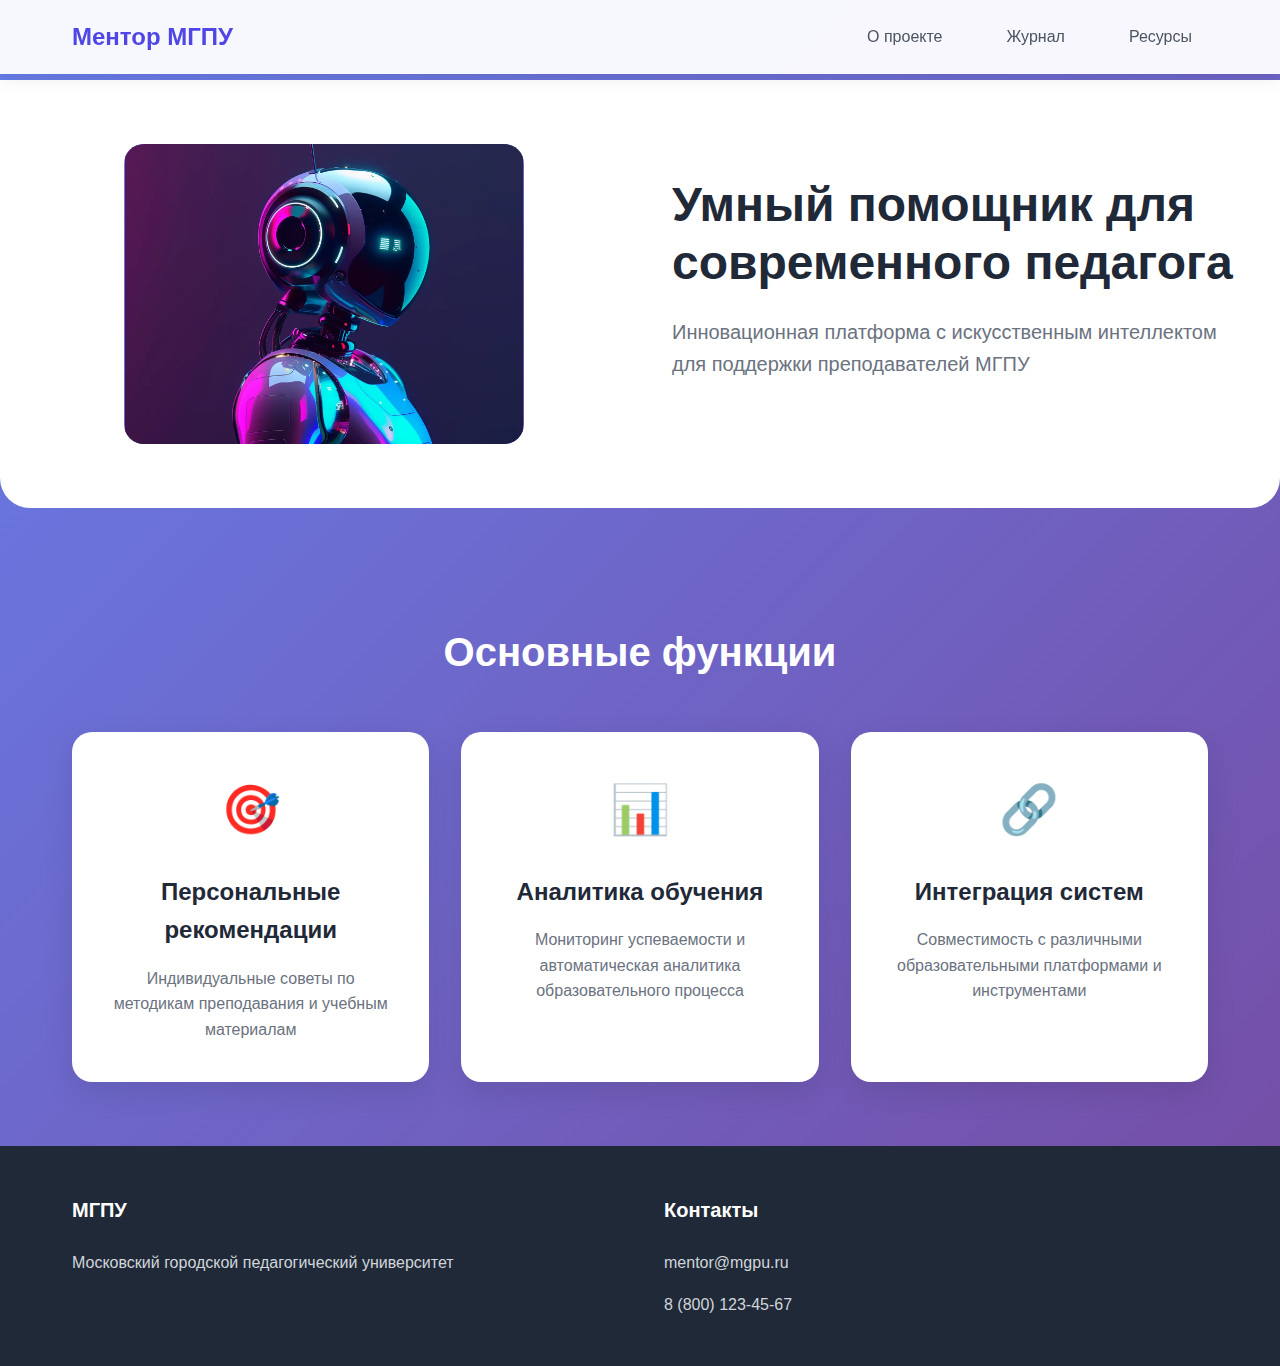
<file: site/index.html>
<!doctype html>
<html lang="ru">
  <head>
    <meta charset="UTF-8" />
    <meta name="viewport" content="width=device-width, initial-scale=1.0" />
    <title>Ментор МГПУ - ИИ помощник для преподавателей</title>
    <link rel="stylesheet" href="styles/base.css" />
  </head>
  <body class="page">
    <header class="header">
      <div class="header__container">
        <a href="/" class="header__logo">
          <span class="header__logo-text">Ментор МГПУ</span>
        </a>
        <nav class="header__nav">
          <a href="./project.html" class="header__nav-link">О проекте</a>
          <a href="./journal.html" class="header__nav-link">Журнал</a>
          <a href="./resources.html" class="header__nav-link">Ресурсы</a>
        </nav>
      </div>
    </header>

    <main class="main">
      <section class="hero">
        <div class="hero__container">
          <div class="hero__content">
            <div class="hero__image-container">
              <div class="hero__image-placeholder">
                <img src="assets/hero.webp" alt="AI assistant">
              </div>
            </div>
            <div class="hero__text-container">
              <h1 class="hero__title">Умный помощник для современного педагога</h1>
              <p class="hero__subtitle">
                Инновационная платформа с искусственным интеллектом для поддержки преподавателей МГПУ
              </p>
            </div>
          </div>
        </div>
      </section>

      <section class="features" id="features">
        <div class="features__container">
          <h2 class="features__title">Основные функции</h2>
          <div class="features__grid">
            <div class="features__card">
              <div class="features__card-icon">🎯</div>
              <h3 class="features__card-title">Персональные рекомендации</h3>
              <p class="features__card-text">
                Индивидуальные советы по методикам преподавания и учебным материалам
              </p>
            </div>
            <div class="features__card">
              <div class="features__card-icon">📊</div>
              <h3 class="features__card-title">Аналитика обучения</h3>
              <p class="features__card-text">
                Мониторинг успеваемости и автоматическая аналитика образовательного процесса
              </p>
            </div>
            <div class="features__card">
              <div class="features__card-icon">🔗</div>
              <h3 class="features__card-title">Интеграция систем</h3>
              <p class="features__card-text">
                Совместимость с различными образовательными платформами и инструментами
              </p>
            </div>
          </div>
        </div>
      </section>
    </main>

    <footer class="footer" id="contacts">
      <div class="footer__container">
        <div class="footer__section">
          <h4 class="footer__title">МГПУ</h4>
          <p class="footer__text">
            Московский городской педагогический университет
          </p>
        </div>
        <div class="footer__section">
          <h4 class="footer__title">Контакты</h4>
          <a href="mailto:mentor@mgpu.ru" class="footer__link">mentor@mgpu.ru</a>
          <a href="tel:+78001234567" class="footer__link">8 (800) 123-45-67</a>
        </div>
      </div>
    </footer>
  </body>
</html>
</file>
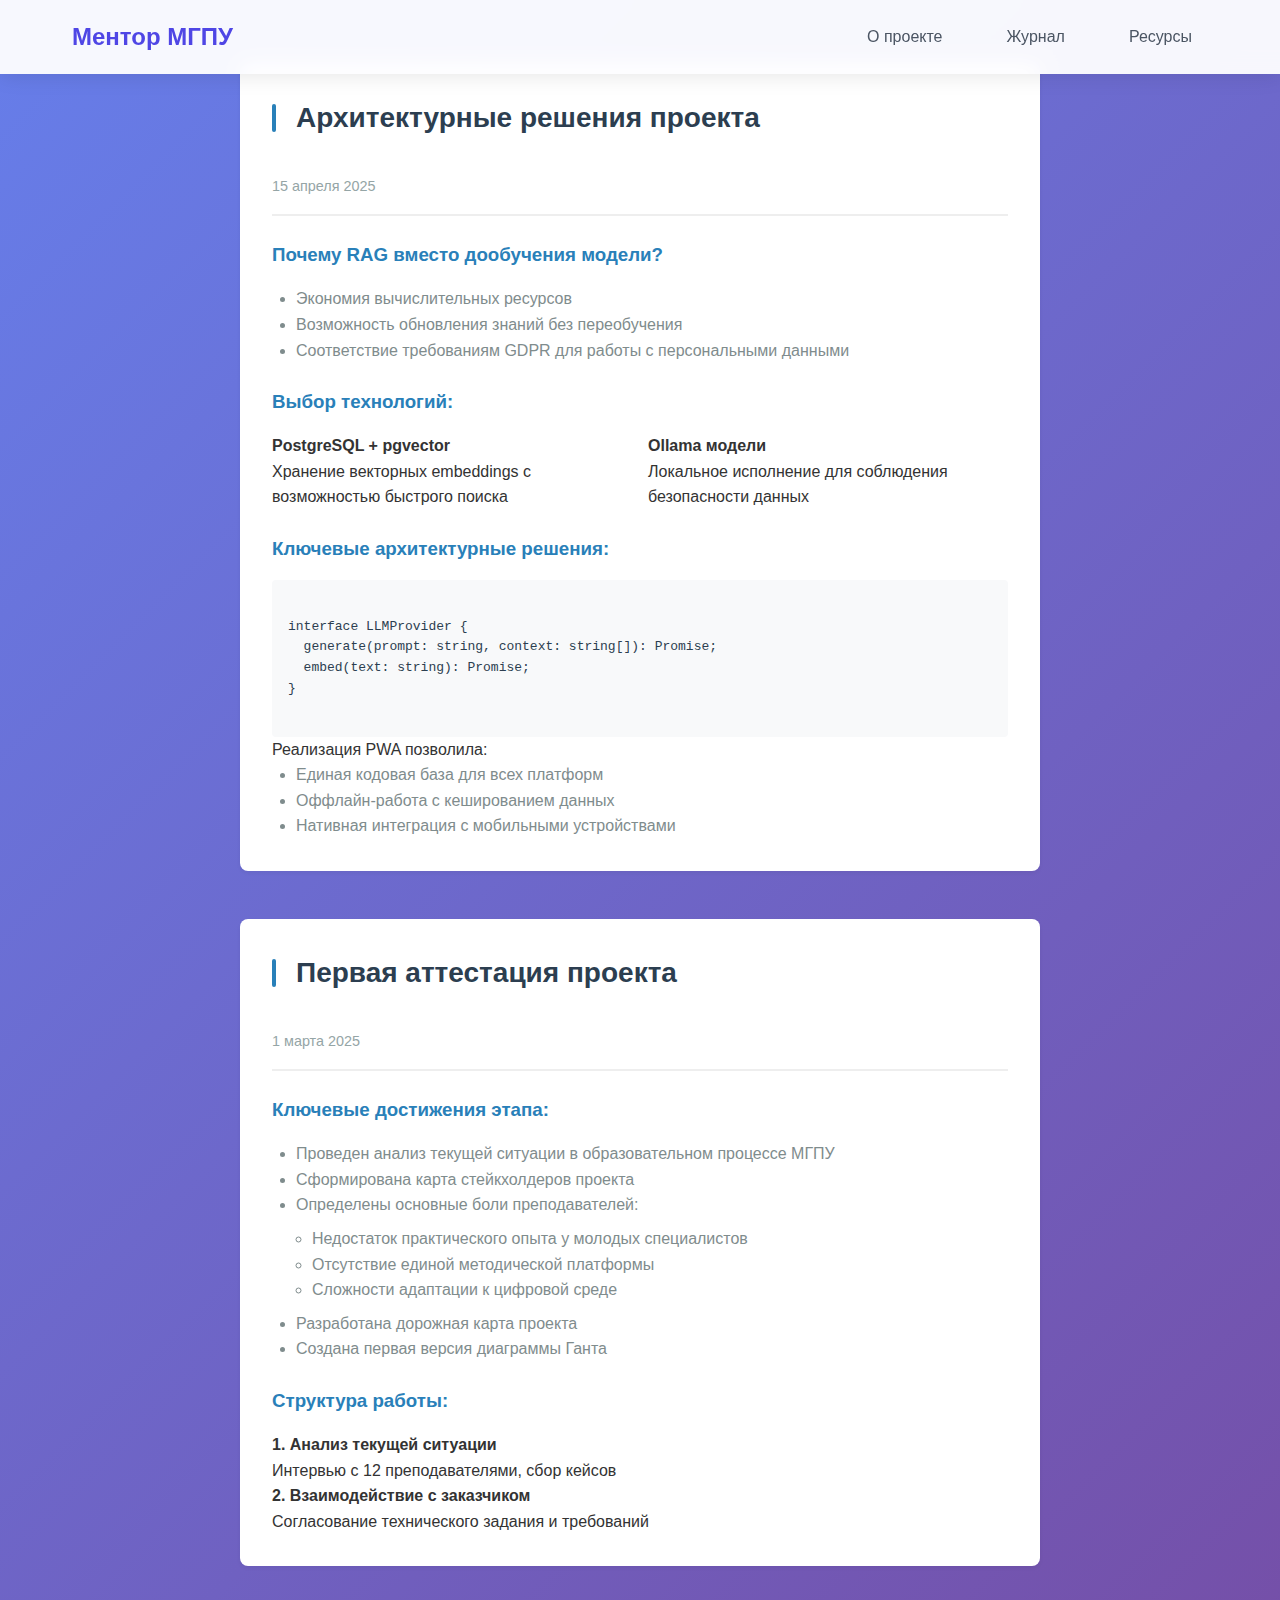
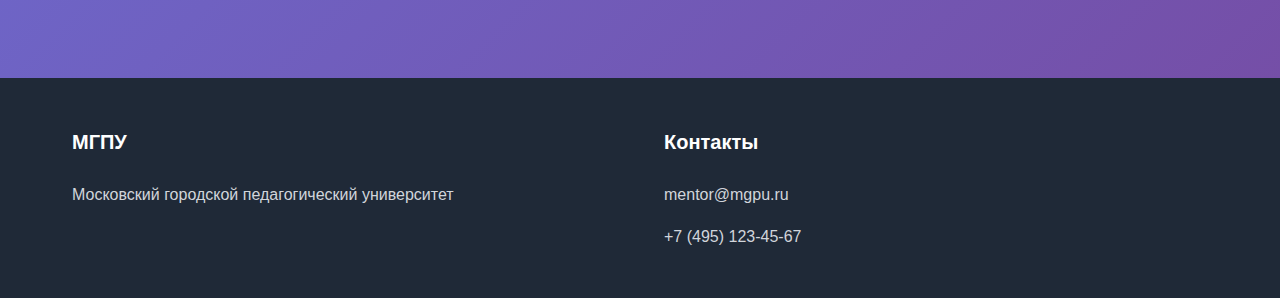
<file: site/journal.html>
<!-- journal.html -->
<!doctype html>
<html lang="ru">
  <head>
    <meta charset="UTF-8" />
    <meta name="viewport" content="width=device-width, initial-scale=1.0" />
    <title>Журнал проекта - Ментор МГПУ</title>
    <link rel="stylesheet" href="styles/base.css" />
    <link rel="stylesheet" href="styles/journal.css" />
  </head>
  <body class="page">
    <header class="header">
      <div class="header__container">
        <a href="/practice-2025-1" class="header__logo">
          <span class="header__logo-text">Ментор МГПУ</span>
        </a>
        <nav class="header__nav">
          <a href="./project.html" class="header__nav-link">
            О проекте
          </a>
          <a href="./journal.html" class="header__nav-link">Журнал</a>
          <a href="./resources.html" class="header__nav-link">
            Ресурсы
          </a>
        </nav>
      </div>
    </header>

    <main class="main">
      <section class="journal-section">
        <div class="journal__container">

          <article class="blog-post">
            <div class="post-header">
              <h1 class="post-title">Архитектурные решения проекта</h1>
              <time class="post-date" datetime="2025-04-15"
                >15 апреля 2025</time
              >
            </div>

            <div class="post-content">
              <h3>Почему RAG вместо дообучения модели?</h3>
              <ul class="post-list">
                <li>Экономия вычислительных ресурсов</li>
                <li>Возможность обновления знаний без переобучения</li>
                <li>
                  Соответствие требованиям GDPR для работы с персональными
                  данными
                </li>
              </ul>

              <h3>Выбор технологий:</h3>
              <div class="tech-grid">
                <div class="tech-card">
                  <h4>PostgreSQL + pgvector</h4>
                  <p>
                    Хранение векторных embeddings с возможностью быстрого поиска
                  </p>
                </div>
                <div class="tech-card">
                  <h4>Ollama модели</h4>
                  <p>Локальное исполнение для соблюдения безопасности данных</p>
                </div>
              </div>

              <h3>Ключевые архитектурные решения:</h3>
              <pre class="code-block">
<code>
interface LLMProvider {
  generate(prompt: string, context: string[]): Promise<string>;
  embed(text: string): Promise<number[]>;
}
</code>
</pre>

              <p>Реализация PWA позволила:</p>
              <ul class="post-list">
                <li>Единая кодовая база для всех платформ</li>
                <li>Оффлайн-работа с кешированием данных</li>
                <li>Нативная интеграция с мобильными устройствами</li>
              </ul>
            </div>
          </article>

          <!-- Пост 1 - Аттестация -->
          <article class="blog-post">
            <div class="post-header">
              <h1 class="post-title">Первая аттестация проекта</h1>
              <time class="post-date" datetime="2025-03-01">1 марта 2025</time>
            </div>

            <div class="post-content">
              <h3>Ключевые достижения этапа:</h3>
              <ul class="post-list">
                <li>
                  Проведен анализ текущей ситуации в образовательном процессе
                  МГПУ
                </li>
                <li>Сформирована карта стейкхолдеров проекта</li>
                <li>
                  Определены основные боли преподавателей:
                  <ul class="post-sublist">
                    <li>
                      Недостаток практического опыта у молодых специалистов
                    </li>
                    <li>Отсутствие единой методической платформы</li>
                    <li>Сложности адаптации к цифровой среде</li>
                  </ul>
                </li>
                <li>Разработана дорожная карта проекта</li>
                <li>Создана первая версия диаграммы Ганта</li>
              </ul>

              <h3>Структура работы:</h3>
              <div class="timeline">
                <div class="timeline__item">
                  <div class="timeline__dot"></div>
                  <div class="timeline__content">
                    <h4>1. Анализ текущей ситуации</h4>
                    <p>Интервью с 12 преподавателями, сбор кейсов</p>
                  </div>
                </div>
                <div class="timeline__item">
                  <div class="timeline__dot"></div>
                  <div class="timeline__content">
                    <h4>2. Взаимодействие с заказчиком</h4>
                    <p>Согласование технического задания и требований</p>
                  </div>
                </div>
              </div>
            </div>
          </article>
        </div>
      </section>
    </main>

    <footer class="footer" id="contacts">
      <div class="footer__container">
        <div class="footer__section">
          <h4 class="footer__title">МГПУ</h4>
          <p class="footer__text">
            Московский городской педагогический университет
          </p>
        </div>
        <div class="footer__section">
          <h4 class="footer__title">Контакты</h4>
          <a href="mailto:mentor@mgpu.ru" class="footer__link"
            >mentor@mgpu.ru</a
          >
          <a href="tel:+74951234567" class="footer__link">+7 (495) 123-45-67</a>
        </div>
      </div>
    </footer>
  </body>
</html>
</file>
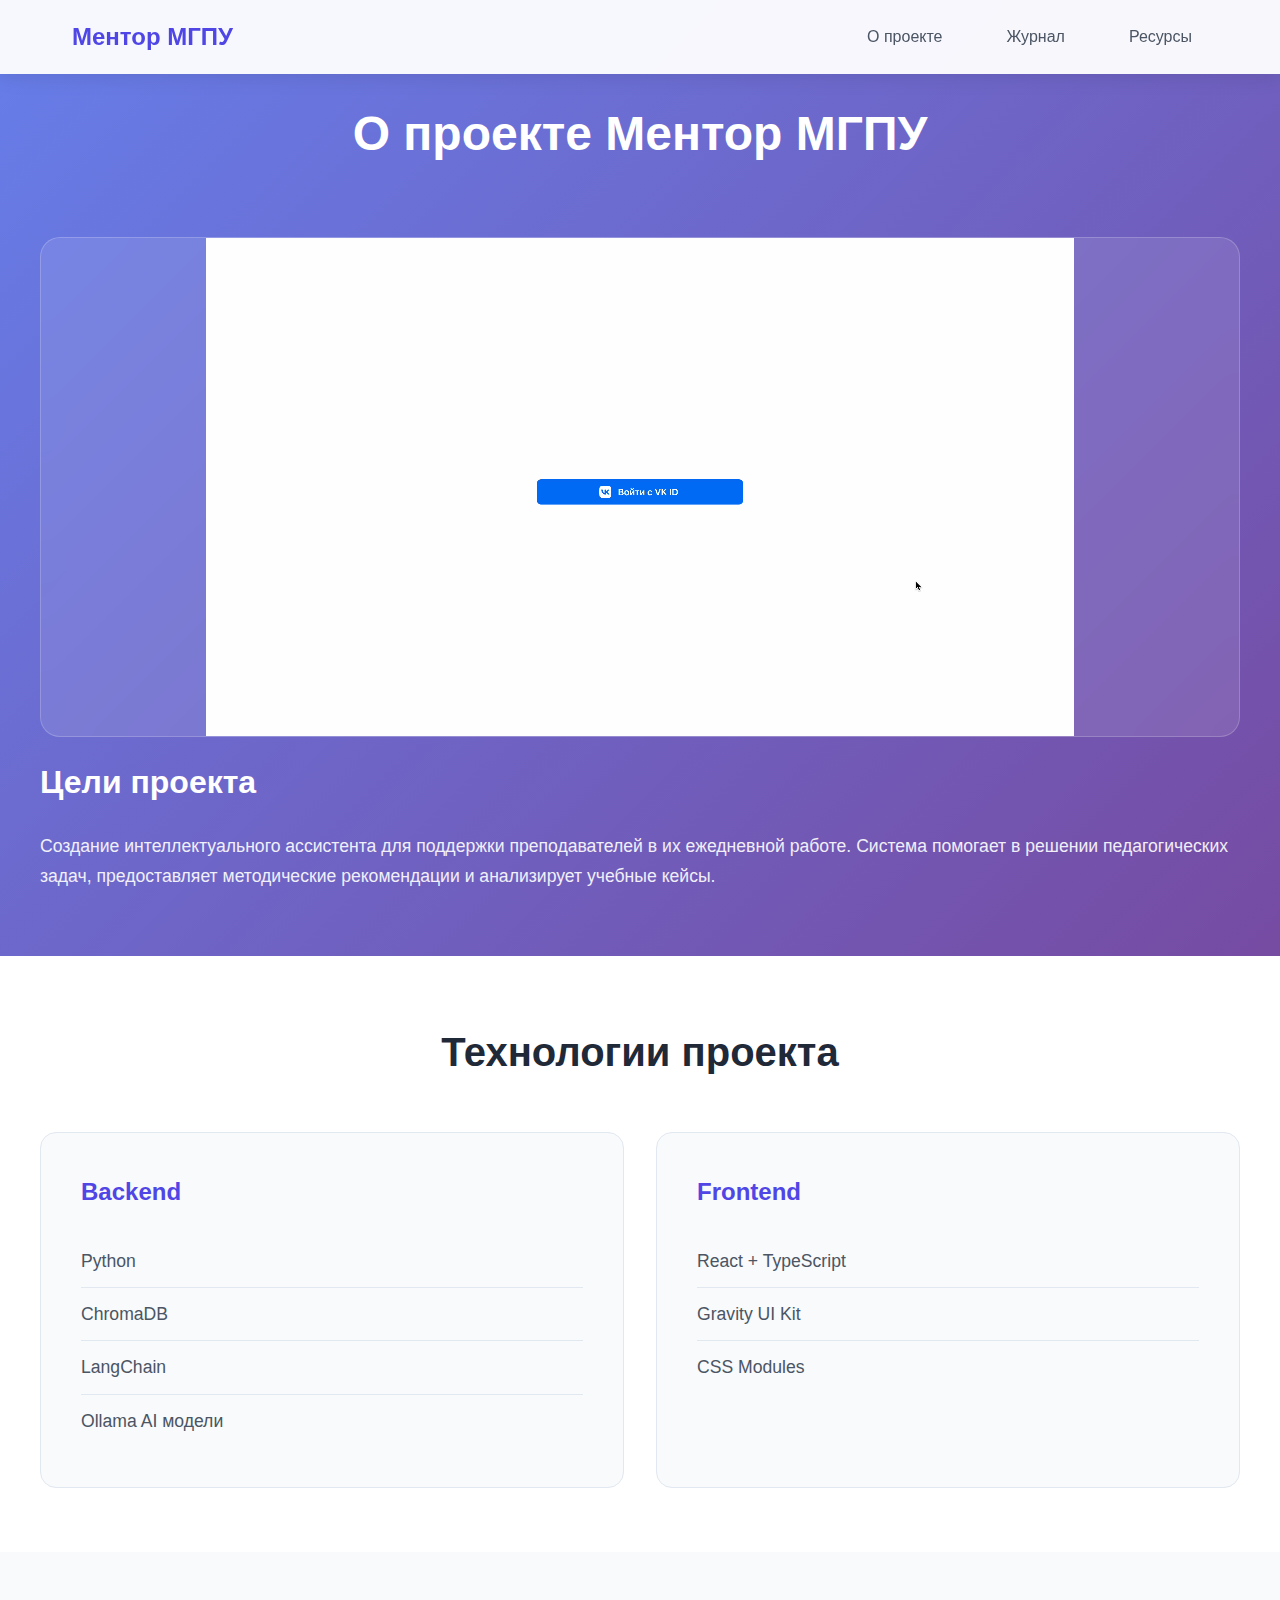
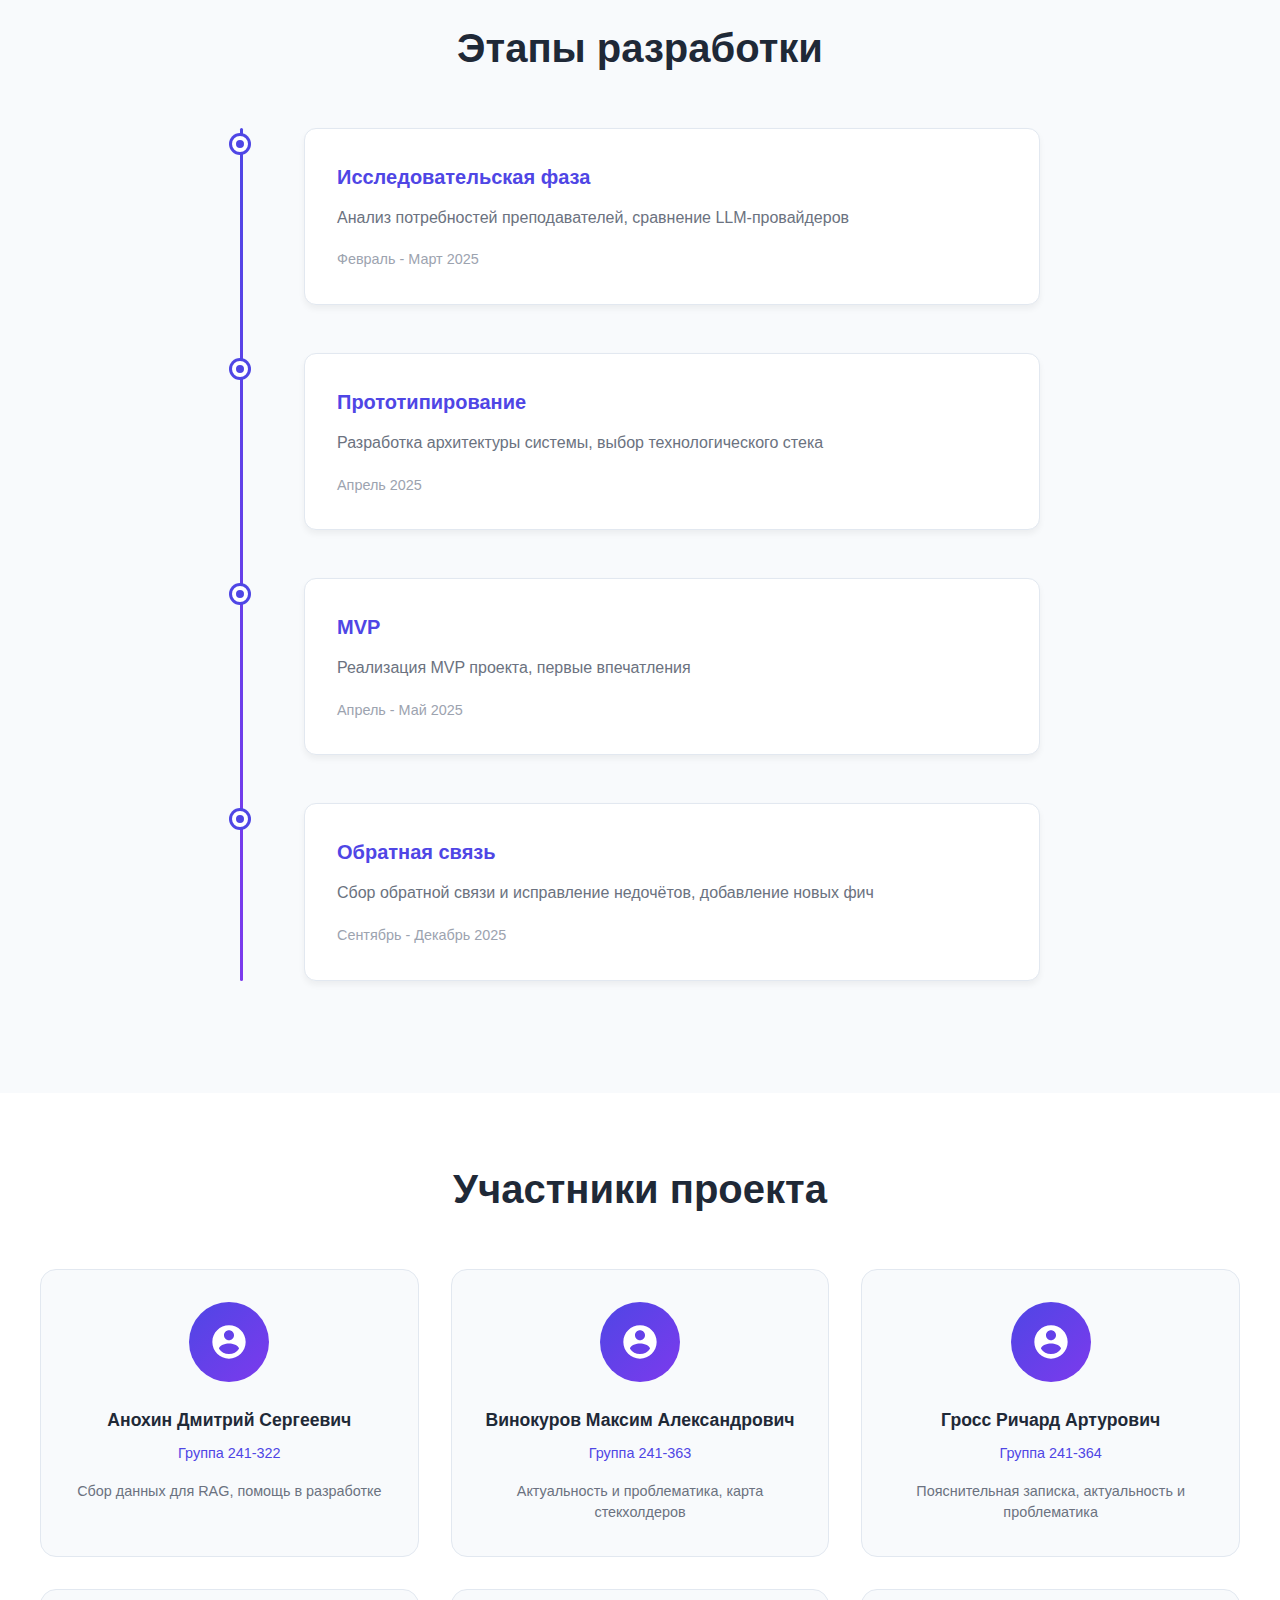
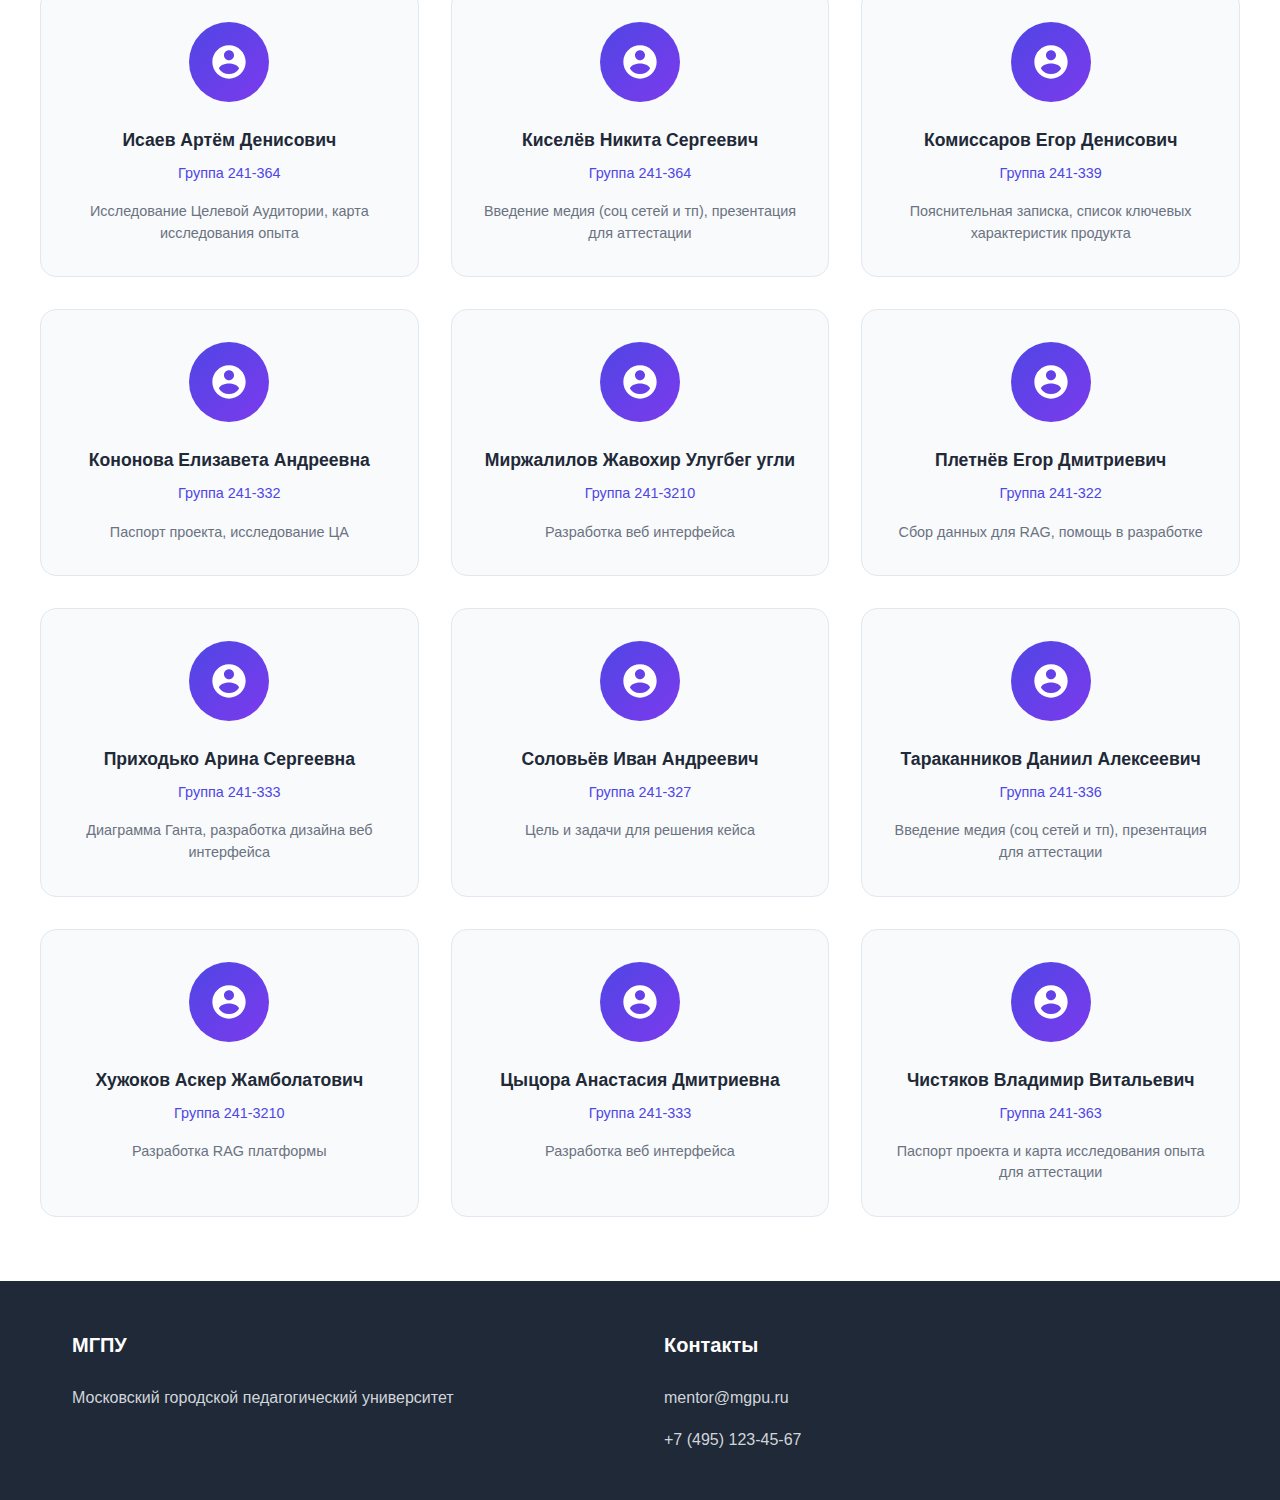
<file: site/project.html>
<!doctype html>
<html lang="ru">
  <head>
    <meta charset="UTF-8" />
    <meta name="viewport" content="width=device-width, initial-scale=1.0" />
    <title>О проекте - Ментор МГПУ</title>
    <link rel="stylesheet" href="styles/base.css" />
    <link rel="stylesheet" href="styles/project.css" />
  </head>
  <body class="page">
    <header class="header">
      <div class="header__container">
        <a href="/" class="header__logo">
          <span class="header__logo-text">Ментор МГПУ</span>
        </a>
        <nav class="header__nav">
          <a href="./project.html" class="header__nav-link header__nav-link--active">
            О проекте
          </a>
          <a href="./journal.html" class="header__nav-link">Журнал</a>
          <a href="./resources.html" class="header__nav-link">Ресурсы</a>
        </nav>
      </div>
    </header>

    <main class="main">
      <section class="project-hero">
        <div class="project-hero__container">
          <h1 class="project-hero__title">О проекте Ментор МГПУ</h1>
          
          <div class="project-hero__content">
            <div class="project-hero__image-container">
              <div class="project-hero__image-placeholder">
                <video class="about__video" src="assets/mvp.mp4" loop autoplay muted />
              </div>
            </div>
          </div>
          <div class="project-hero__text">
              <h2 class="project-hero__subtitle">Цели проекта</h2>
              <p class="project-hero__description">
                Создание интеллектуального ассистента для поддержки
                преподавателей в их ежедневной работе. Система помогает в
                решении педагогических задач, предоставляет методические
                рекомендации и анализирует учебные кейсы.
              </p>
            </div>
        </div>
      </section>

      <section class="project-tech">
        <div class="project-tech__container">
          <h2 class="project-tech__title">Технологии проекта</h2>
          <div class="project-tech__grid">
            <div class="project-tech__card">
              <h3 class="project-tech__card-title">Backend</h3>
              <ul class="project-tech__list">
                <li class="project-tech__item">Python</li>
                <li class="project-tech__item">ChromaDB</li>
                <li class="project-tech__item">LangChain</li>
                <li class="project-tech__item">Ollama AI модели</li>
              </ul>
            </div>

            <div class="project-tech__card">
              <h3 class="project-tech__card-title">Frontend</h3>
              <ul class="project-tech__list">
                <li class="project-tech__item">React + TypeScript</li>
                <li class="project-tech__item">Gravity UI Kit</li>
                <li class="project-tech__item">CSS Modules</li>
              </ul>
            </div>
          </div>
        </div>
      </section>

      <section class="project-timeline">
        <div class="project-timeline__container">
          <h2 class="project-timeline__title">Этапы разработки</h2>
          <div class="project-timeline__content">
            <div class="project-timeline__item">
              <div class="project-timeline__dot"></div>
              <div class="project-timeline__info">
                <h3 class="project-timeline__step">Исследовательская фаза</h3>
                <p class="project-timeline__text">
                  Анализ потребностей преподавателей, сравнение LLM-провайдеров
                </p>
                <span class="project-timeline__date">Февраль - Март 2025</span>
              </div>
            </div>

            <div class="project-timeline__item">
              <div class="project-timeline__dot"></div>
              <div class="project-timeline__info">
                <h3 class="project-timeline__step">Прототипирование</h3>
                <p class="project-timeline__text">
                  Разработка архитектуры системы, выбор технологического стека
                </p>
                <span class="project-timeline__date">Апрель 2025</span>
              </div>
            </div>

            <div class="project-timeline__item">
              <div class="project-timeline__dot"></div>
              <div class="project-timeline__info">
                <h3 class="project-timeline__step">MVP</h3>
                <p class="project-timeline__text">
                  Реализация MVP проекта, первые впечатления
                </p>
                <span class="project-timeline__date">Апрель - Май 2025</span>
              </div>
            </div>

            <div class="project-timeline__item">
              <div class="project-timeline__dot"></div>
              <div class="project-timeline__info">
                <h3 class="project-timeline__step">Обратная связь</h3>
                <p class="project-timeline__text">
                  Сбор обратной связи и исправление недочётов, добавление новых фич
                </p>
                <span class="project-timeline__date">Сентябрь - Декабрь 2025</span>
              </div>
            </div>
          </div>
        </div>
      </section>

      <section class="project-members">
        <div class="project-members__container">
          <h2 class="project-members__title">Участники проекта</h2>

          <div class="project-members__grid">
            <!-- Участники 1-15 (оставлены те же данные, но с обновленными классами) -->
            <!-- 1 -->
            <div class="project-members__card">
              <div class="project-members__photo">
                <svg class="project-members__icon" viewBox="0 0 24 24">
                  <path
                    d="M12 2C6.48 2 2 6.48 2 12s4.48 10 10 10 10-4.48 10-10S17.52 2 12 2zm0 3c1.66 0 3 1.34 3 3s-1.34 3-3 3-3-1.34-3-3 1.34-3 3-3zm0 14.2c-2.5 0-4.71-1.28-6-3.22.03-1.99 4-3.08 6-3.08 1.99 0 5.97 1.09 6 3.08-1.29 1.94-3.5 3.22-6 3.22z"
                  />
                </svg>
              </div>
              <h3 class="project-members__name">Анохин Дмитрий Сергеевич</h3>
              <p class="project-members__group">Группа 241-322</p>
              <p class="project-members__contribution">
                Сбор данных для RAG, помощь в разработке
              </p>
            </div>

            <!-- 2 -->
            <div class="project-members__card">
              <div class="project-members__photo">
                <svg class="project-members__icon" viewBox="0 0 24 24">
                  <path
                    d="M12 2C6.48 2 2 6.48 2 12s4.48 10 10 10 10-4.48 10-10S17.52 2 12 2zm0 3c1.66 0 3 1.34 3 3s-1.34 3-3 3-3-1.34-3-3 1.34-3 3-3zm0 14.2c-2.5 0-4.71-1.28-6-3.22.03-1.99 4-3.08 6-3.08 1.99 0 5.97 1.09 6 3.08-1.29 1.94-3.5 3.22-6 3.22z"
                  />
                </svg>
              </div>
              <h3 class="project-members__name">Винокуров Максим Александрович</h3>
              <p class="project-members__group">Группа 241-363</p>
              <p class="project-members__contribution">
                Актуальность и проблематика, карта стекхолдеров
              </p>
            </div>

            <!-- 3 -->
            <div class="project-members__card">
              <div class="project-members__photo">
                <svg class="project-members__icon" viewBox="0 0 24 24">
                  <path
                    d="M12 2C6.48 2 2 6.48 2 12s4.48 10 10 10 10-4.48 10-10S17.52 2 12 2zm0 3c1.66 0 3 1.34 3 3s-1.34 3-3 3-3-1.34-3-3 1.34-3 3-3zm0 14.2c-2.5 0-4.71-1.28-6-3.22.03-1.99 4-3.08 6-3.08 1.99 0 5.97 1.09 6 3.08-1.29 1.94-3.5 3.22-6 3.22z"
                  />
                </svg>
              </div>
              <h3 class="project-members__name">Гросс Ричард Артурович</h3>
              <p class="project-members__group">Группа 241-364</p>
              <p class="project-members__contribution">
                Пояснительная записка, актуальность и проблематика
              </p>
            </div>

            <!-- 4 -->
            <div class="project-members__card">
              <div class="project-members__photo">
                <svg class="project-members__icon" viewBox="0 0 24 24">
                  <path
                    d="M12 2C6.48 2 2 6.48 2 12s4.48 10 10 10 10-4.48 10-10S17.52 2 12 2zm0 3c1.66 0 3 1.34 3 3s-1.34 3-3 3-3-1.34-3-3 1.34-3 3-3zm0 14.2c-2.5 0-4.71-1.28-6-3.22.03-1.99 4-3.08 6-3.08 1.99 0 5.97 1.09 6 3.08-1.29 1.94-3.5 3.22-6 3.22z"
                  />
                </svg>
              </div>
              <h3 class="project-members__name">Исаев Артём Денисович</h3>
              <p class="project-members__group">Группа 241-364</p>
              <p class="project-members__contribution">
                Исследование Целевой Аудитории, карта исследования опыта
              </p>
            </div>

            <!-- 5 -->
            <div class="project-members__card">
              <div class="project-members__photo">
                <svg class="project-members__icon" viewBox="0 0 24 24">
                  <path
                    d="M12 2C6.48 2 2 6.48 2 12s4.48 10 10 10 10-4.48 10-10S17.52 2 12 2zm0 3c1.66 0 3 1.34 3 3s-1.34 3-3 3-3-1.34-3-3 1.34-3 3-3zm0 14.2c-2.5 0-4.71-1.28-6-3.22.03-1.99 4-3.08 6-3.08 1.99 0 5.97 1.09 6 3.08-1.29 1.94-3.5 3.22-6 3.22z"
                  />
                </svg>
              </div>
              <h3 class="project-members__name">Киселёв Никита Сергеевич</h3>
              <p class="project-members__group">Группа 241-364</p>
              <p class="project-members__contribution">
                Введение медия (соц сетей и тп), презентация для аттестации
              </p>
            </div>

            <!-- 6 -->
            <div class="project-members__card">
              <div class="project-members__photo">
                <svg class="project-members__icon" viewBox="0 0 24 24">
                  <path
                    d="M12 2C6.48 2 2 6.48 2 12s4.48 10 10 10 10-4.48 10-10S17.52 2 12 2zm0 3c1.66 0 3 1.34 3 3s-1.34 3-3 3-3-1.34-3-3 1.34-3 3-3zm0 14.2c-2.5 0-4.71-1.28-6-3.22.03-1.99 4-3.08 6-3.08 1.99 0 5.97 1.09 6 3.08-1.29 1.94-3.5 3.22-6 3.22z"
                  />
                </svg>
              </div>
              <h3 class="project-members__name">Комиссаров Егор Денисович</h3>
              <p class="project-members__group">Группа 241-339</p>
              <p class="project-members__contribution">
                Пояснительная записка, список ключевых характеристик продукта
              </p>
            </div>

            <!-- 7 -->
            <div class="project-members__card">
              <div class="project-members__photo">
                <svg class="project-members__icon" viewBox="0 0 24 24">
                  <path
                    d="M12 2C6.48 2 2 6.48 2 12s4.48 10 10 10 10-4.48 10-10S17.52 2 12 2zm0 3c1.66 0 3 1.34 3 3s-1.34 3-3 3-3-1.34-3-3 1.34-3 3-3zm0 14.2c-2.5 0-4.71-1.28-6-3.22.03-1.99 4-3.08 6-3.08 1.99 0 5.97 1.09 6 3.08-1.29 1.94-3.5 3.22-6 3.22z"
                  />
                </svg>
              </div>
              <h3 class="project-members__name">Кононова Елизавета Андреевна</h3>
              <p class="project-members__group">Группа 241-332</p>
              <p class="project-members__contribution">
                Паспорт проекта, исследование ЦА
              </p>
            </div>

            <!-- 8 -->
            <div class="project-members__card">
              <div class="project-members__photo">
                <svg class="project-members__icon" viewBox="0 0 24 24">
                  <path
                    d="M12 2C6.48 2 2 6.48 2 12s4.48 10 10 10 10-4.48 10-10S17.52 2 12 2zm0 3c1.66 0 3 1.34 3 3s-1.34 3-3 3-3-1.34-3-3 1.34-3 3-3zm0 14.2c-2.5 0-4.71-1.28-6-3.22.03-1.99 4-3.08 6-3.08 1.99 0 5.97 1.09 6 3.08-1.29 1.94-3.5 3.22-6 3.22z"
                  />
                </svg>
              </div>
              <h3 class="project-members__name">Миржалилов Жавохир Улугбег угли</h3>
              <p class="project-members__group">Группа 241-3210</p>
              <p class="project-members__contribution">Разработка веб интерфейса</p>
            </div>

            <!-- 9 -->
            <div class="project-members__card">
              <div class="project-members__photo">
                <svg class="project-members__icon" viewBox="0 0 24 24">
                  <path
                    d="M12 2C6.48 2 2 6.48 2 12s4.48 10 10 10 10-4.48 10-10S17.52 2 12 2zm0 3c1.66 0 3 1.34 3 3s-1.34 3-3 3-3-1.34-3-3 1.34-3 3-3zm0 14.2c-2.5 0-4.71-1.28-6-3.22.03-1.99 4-3.08 6-3.08 1.99 0 5.97 1.09 6 3.08-1.29 1.94-3.5 3.22-6 3.22z"
                  />
                </svg>
              </div>
              <h3 class="project-members__name">Плетнёв Егор Дмитриевич</h3>
              <p class="project-members__group">Группа 241-322</p>
              <p class="project-members__contribution">
                Сбор данных для RAG, помощь в разработке
              </p>
            </div>

            <!-- 10 -->
            <div class="project-members__card">
              <div class="project-members__photo">
                <svg class="project-members__icon" viewBox="0 0 24 24">
                  <path
                    d="M12 2C6.48 2 2 6.48 2 12s4.48 10 10 10 10-4.48 10-10S17.52 2 12 2zm0 3c1.66 0 3 1.34 3 3s-1.34 3-3 3-3-1.34-3-3 1.34-3 3-3zm0 14.2c-2.5 0-4.71-1.28-6-3.22.03-1.99 4-3.08 6-3.08 1.99 0 5.97 1.09 6 3.08-1.29 1.94-3.5 3.22-6 3.22z"
                  />
                </svg>
              </div>
              <h3 class="project-members__name">Приходько Арина Сергеевна</h3>
              <p class="project-members__group">Группа 241-333</p>
              <p class="project-members__contribution">
                Диаграмма Ганта, разработка дизайна веб интерфейса
              </p>
            </div>

            <!-- 11 -->
            <div class="project-members__card">
              <div class="project-members__photo">
                <svg class="project-members__icon" viewBox="0 0 24 24">
                  <path
                    d="M12 2C6.48 2 2 6.48 2 12s4.48 10 10 10 10-4.48 10-10S17.52 2 12 2zm0 3c1.66 0 3 1.34 3 3s-1.34 3-3 3-3-1.34-3-3 1.34-3 3-3zm0 14.2c-2.5 0-4.71-1.28-6-3.22.03-1.99 4-3.08 6-3.08 1.99 0 5.97 1.09 6 3.08-1.29 1.94-3.5 3.22-6 3.22z"
                  />
                </svg>
              </div>
              <h3 class="project-members__name">Соловьёв Иван Андреевич</h3>
              <p class="project-members__group">Группа 241-327</p>
              <p class="project-members__contribution">Цель и задачи для решения кейса</p>
            </div>

            <!-- 12 -->
            <div class="project-members__card">
              <div class="project-members__photo">
                <svg class="project-members__icon" viewBox="0 0 24 24">
                  <path
                    d="M12 2C6.48 2 2 6.48 2 12s4.48 10 10 10 10-4.48 10-10S17.52 2 12 2zm0 3c1.66 0 3 1.34 3 3s-1.34 3-3 3-3-1.34-3-3 1.34-3 3-3zm0 14.2c-2.5 0-4.71-1.28-6-3.22.03-1.99 4-3.08 6-3.08 1.99 0 5.97 1.09 6 3.08-1.29 1.94-3.5 3.22-6 3.22z"
                  />
                </svg>
              </div>
              <h3 class="project-members__name">Тараканников Даниил Алексеевич</h3>
              <p class="project-members__group">Группа 241-336</p>
              <p class="project-members__contribution">
                Введение медия (соц сетей и тп), презентация для аттестации
              </p>
            </div>

            <!-- 13 -->
            <div class="project-members__card">
              <div class="project-members__photo">
                <svg class="project-members__icon" viewBox="0 0 24 24">
                  <path
                    d="M12 2C6.48 2 2 6.48 2 12s4.48 10 10 10 10-4.48 10-10S17.52 2 12 2zm0 3c1.66 0 3 1.34 3 3s-1.34 3-3 3-3-1.34-3-3 1.34-3 3-3zm0 14.2c-2.5 0-4.71-1.28-6-3.22.03-1.99 4-3.08 6-3.08 1.99 0 5.97 1.09 6 3.08-1.29 1.94-3.5 3.22-6 3.22z"
                  />
                </svg>
              </div>
              <h3 class="project-members__name">Хужоков Аскер Жамболатович</h3>
              <p class="project-members__group">Группа 241-3210</p>
              <p class="project-members__contribution">Разработка RAG платформы</p>
            </div>

            <!-- 14 -->
            <div class="project-members__card">
              <div class="project-members__photo">
                <svg class="project-members__icon" viewBox="0 0 24 24">
                  <path
                    d="M12 2C6.48 2 2 6.48 2 12s4.48 10 10 10 10-4.48 10-10S17.52 2 12 2zm0 3c1.66 0 3 1.34 3 3s-1.34 3-3 3-3-1.34-3-3 1.34-3 3-3zm0 14.2c-2.5 0-4.71-1.28-6-3.22.03-1.99 4-3.08 6-3.08 1.99 0 5.97 1.09 6 3.08-1.29 1.94-3.5 3.22-6 3.22z"
                  />
                </svg>
              </div>
              <h3 class="project-members__name">Цыцора Анастасия Дмитриевна</h3>
              <p class="project-members__group">Группа 241-333</p>
              <p class="project-members__contribution">Разработка веб интерфейса</p>
            </div>

            <!-- 15 -->
            <div class="project-members__card">
              <div class="project-members__photo">
                <svg class="project-members__icon" viewBox="0 0 24 24">
                  <path
                    d="M12 2C6.48 2 2 6.48 2 12s4.48 10 10 10 10-4.48 10-10S17.52 2 12 2zm0 3c1.66 0 3 1.34 3 3s-1.34 3-3 3-3-1.34-3-3 1.34-3 3-3zm0 14.2c-2.5 0-4.71-1.28-6-3.22.03-1.99 4-3.08 6-3.08 1.99 0 5.97 1.09 6 3.08-1.29 1.94-3.5 3.22-6 3.22z"
                  />
                </svg>
              </div>
              <h3 class="project-members__name">Чистяков Владимир Витальевич</h3>
              <p class="project-members__group">Группа 241-363</p>
              <p class="project-members__contribution">
                Паспорт проекта и карта исследования опыта для аттестации
              </p>
            </div>
            
          </div>
        </div>
      </section>
    </main>

    <footer class="footer">
      <div class="footer__container">
        <div class="footer__section">
          <h4 class="footer__title">МГПУ</h4>
          <p class="footer__text">
            Московский городской педагогический университет
          </p>
        </div>
        <div class="footer__section">
          <h4 class="footer__title">Контакты</h4>
          <a href="mailto:mentor@mgpu.ru" class="footer__link">mentor@mgpu.ru</a>
          <a href="tel:+74951234567" class="footer__link">+7 (495) 123-45-67</a>
        </div>
      </div>
    </footer>
  </body>
</html>
</file>
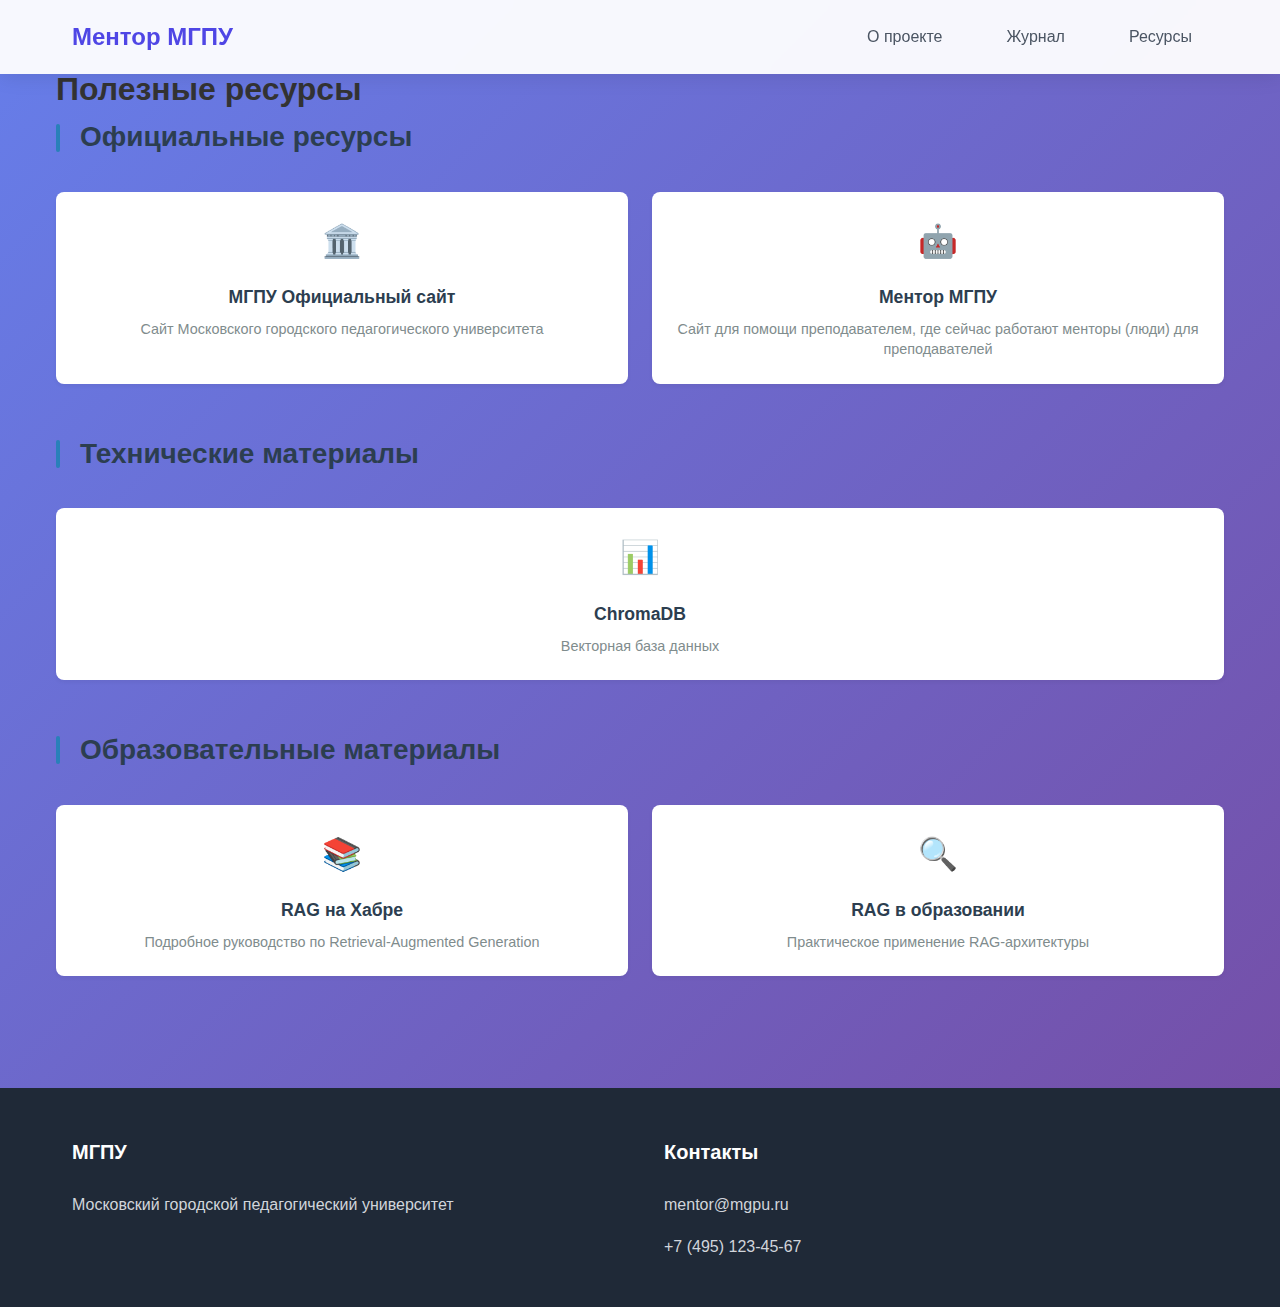
<file: site/resources.html>
<!-- resources.html -->
<!doctype html>
<html lang="ru">
  <head>
    <meta charset="UTF-8" />
    <meta name="viewport" content="width=device-width, initial-scale=1.0" />
    <title>Ресурсы - Ментор МГПУ</title>
    <link rel="stylesheet" href="styles/base.css" />
    <link rel="stylesheet" href="styles/resources.css" />
  </head>
  <body class="page">
    <header class="header">
      <div class="header__container">
        <a href="./index.html" class="header__logo">
          <span class="header__logo-text">Ментор МГПУ</span>
        </a>
        <nav class="header__nav">
          <a href="./project.html" class="header__nav-link">
            О проекте
          </a>
          <a href="./journal.html" class="header__nav-link">Журнал</a>
          <a href="./resources.html" class="header__nav-link">
            Ресурсы
          </a>
        </nav>
      </div>
    </header>

    <main class="main">
      <section class="resources-section">
        <div class="resources__container">
          <h1 class="section-title">Полезные ресурсы</h1>

          <!-- Официальные ресурсы -->
          <div class="resource-category">
            <h2 class="category-title">Официальные ресурсы</h2>
            <div class="resource-grid">
              <a
                href="https://www.mgpu.ru/"
                target="_blank"
                class="resource-card"
              >
                <div class="resource-icon">🏛️</div>
                <h3 class="resource-title">МГПУ Официальный сайт</h3>
                <p class="resource-description">
                  Сайт Московского городского педагогического университета
                </p>
              </a>

              <a
                href="https://mentor.mgpu.ru/"
                target="_blank"
                class="resource-card"
              >
                <div class="resource-icon">🤖</div>
                <h3 class="resource-title">Ментор МГПУ</h3>
                <p class="resource-description">
                  Сайт для помощи преподавателем, где сейчас работают менторы
                  (люди) для преподавателей
                </p>
              </a>
            </div>
          </div>
           <!-- Техническая документация -->
          <div class="resource-category">
            <h2 class="category-title">Технические материалы</h2>
            <div class="resource-grid">
              <a
                href="https://github.com/istocko/chromadb"
                target="_blank"
                class="resource-card"
              >
                <div class="resource-icon">📊</div>
                <h3 class="resource-title">ChromaDB</h3>
                <p class="resource-description">Векторная база данных</p>
              </a>
            </div>
          </div>

          <!-- Статьи -->
          <div class="resource-category">
            <h2 class="category-title">Образовательные материалы</h2>
            <div class="resource-grid">
              <a
                href="https://habr.com/ru/articles/893650/"
                target="_blank"
                class="resource-card"
              >
                <div class="resource-icon">📚</div>
                <h3 class="resource-title">RAG на Хабре</h3>
                <p class="resource-description">
                  Подробное руководство по Retrieval-Augmented Generation
                </p>
              </a>

              <a
                href="https://dzen.ru/a/Zg0UW-ZrOUGZ0-00"
                target="_blank"
                class="resource-card"
              >
                <div class="resource-icon">🔍</div>
                <h3 class="resource-title">RAG в образовании</h3>
                <p class="resource-description">
                  Практическое применение RAG-архитектуры
                </p>
              </a>
            </div>
          </div>
        </div>
      </section>
    </main>

    <footer class="footer" id="contacts">
      <div class="footer__container">
        <div class="footer__section">
          <h4 class="footer__title">МГПУ</h4>
          <p class="footer__text">
            Московский городской педагогический университет
          </p>
        </div>
        <div class="footer__section">
          <h4 class="footer__title">Контакты</h4>
          <a href="mailto:mentor@mgpu.ru" class="footer__link"
            >mentor@mgpu.ru</a
          >
          <a href="tel:+74951234567" class="footer__link">+7 (495) 123-45-67</a>
        </div>
      </div>
    </footer>
  </body>
</html>
</file>
<file: site/styles/base.css>
* {
  margin: 0;
  padding: 0;
  box-sizing: border-box;
}

body {
  font-family: 'Segoe UI', Tahoma, Geneva, Verdana, sans-serif;
  line-height: 1.6;
  color: #333;
  background: linear-gradient(135deg, #667eea 0%, #764ba2 100%);
}

.page {
  min-height: 100vh;
  display: flex;
  flex-direction: column;
}

.button {
  display: inline-block;
  padding: 1rem 2rem;
  border-radius: 12px;
  text-decoration: none;
  font-weight: 600;
  font-size: 1.1rem;
  transition: all 0.3s ease;
  border: none;
  cursor: pointer;
}

.button--primary {
  background: linear-gradient(135deg, #4f46e5, #7c3aed);
  color: white;
  box-shadow: 0 4px 15px rgba(79, 70, 229, 0.3);
}

.button--primary:hover {
  transform: translateY(-2px);
  box-shadow: 0 8px 25px rgba(79, 70, 229, 0.4);
}

.header {
  background: rgba(255, 255, 255, 0.95);
  backdrop-filter: blur(10px);
  padding: 1rem 0;
  position: fixed;
  width: 100%;
  top: 0;
  z-index: 1000;
  box-shadow: 0 2px 20px rgba(0, 0, 0, 0.1);
}

.header__container {
  max-width: 1200px;
  margin: 0 auto;
  display: flex;
  justify-content: space-between;
  align-items: center;
  padding: 0 2rem;
}

.header__logo {
  text-decoration: none;
  font-weight: 700;
  font-size: 1.5rem;
  color: #4f46e5;
}

.header__logo-text {
  color: inherit;
}

.header__nav {
  display: flex;
  gap: 2rem;
}

.header__nav-link {
  text-decoration: none;
  color: #4b5563;
  font-weight: 500;
  transition: color 0.3s ease;
  padding: 0.5rem 1rem;
  border-radius: 8px;
}

.header__nav-link:hover {
  color: #4f46e5;
  background: rgba(79, 70, 229, 0.1);
}

.hero {
  padding: 4rem 2rem;
  background: white;
  border-radius: 0 0 30px 30px;
  margin-bottom: 3rem;
  margin-top: 80px;
}

.hero__container {
  max-width: 1200px;
  margin: 0 auto;
}

.hero__content {
  display: grid;
  grid-template-columns: 1fr 1fr;
  gap: 4rem;
  align-items: center;
}

.hero__image-container {
  text-align: center;
}

.hero__image-placeholder img {
  width: 400px;
  height: 300px;
  background: linear-gradient(135deg, #667eea, #764ba2);
  border-radius: 20px;
  display: flex;
  align-items: center;
  justify-content: center;
  color: white;
  font-size: 1.2rem;
  margin: 0 auto;
  object-fit: contain;
}

.hero__text-container {
  padding: 2rem 0;
}

.hero__title {
  font-size: 3rem;
  font-weight: 700;
  color: #1f2937;
  margin-bottom: 1.5rem;
  line-height: 1.2;
}

.hero__subtitle {
  font-size: 1.25rem;
  color: #6b7280;
  margin-bottom: 2rem;
  line-height: 1.6;
}

.hero__button {
  margin-top: 1rem;
}

.features {
  max-width: 1200px;
  margin: 0 auto;
  padding: 4rem 2rem;
}

.features__container {
  max-width: 1200px;
  margin: 0 auto;
}

.features__title {
  text-align: center;
  font-size: 2.5rem;
  font-weight: 700;
  color: white;
  margin-bottom: 3rem;
}

.features__grid {
  display: grid;
  grid-template-columns: repeat(auto-fit, minmax(300px, 1fr));
  gap: 2rem;
}

.features__card {
  background: white;
  padding: 2.5rem;
  border-radius: 20px;
  text-align: center;
  box-shadow: 0 10px 30px rgba(0, 0, 0, 0.1);
  transition: transform 0.3s ease;
}

.features__card:hover {
  transform: translateY(-5px);
}

.features__card-icon {
  font-size: 3rem;
  margin-bottom: 1.5rem;
}

.features__card-title {
  font-size: 1.5rem;
  font-weight: 600;
  color: #1f2937;
  margin-bottom: 1rem;
}

.features__card-text {
  color: #6b7280;
  line-height: 1.6;
}

.footer {
  background: #1f2937;
  color: white;
  padding: 3rem 0;
  margin-top: auto;
}

.footer__container {
  max-width: 1200px;
  margin: 0 auto;
  display: grid;
  grid-template-columns: repeat(auto-fit, minmax(250px, 1fr));
  gap: 3rem;
  padding: 0 2rem;
}

.footer__section {
  display: flex;
  flex-direction: column;
  gap: 1rem;
}

.footer__title {
  font-size: 1.25rem;
  font-weight: 600;
  margin-bottom: 0.5rem;
}

.footer__text {
  color: #d1d5db;
  line-height: 1.6;
}

.footer__link {
  color: #d1d5db;
  text-decoration: none;
  transition: color 0.3s ease;
}

.footer__link:hover {
  color: white;
}

/* Адаптивность */
@media (max-width: 768px) {
  .hero__content {
    grid-template-columns: 1fr;
    gap: 2rem;
    text-align: center;
  }

  .hero__title {
    font-size: 2.5rem;
  }

  .header__container {
    flex-direction: column;
    gap: 1rem;
  }

  .header__nav {
    gap: 1rem;
  }
}
</file>
<file: site/styles/journal.css>
/* Стили для журнала */
.journal-section {
  padding: 4rem 1rem;
}

.blog-post {
  background: #fff;
  border-radius: 8px;
  box-shadow: 0 2px 4px rgba(0, 0, 0, 0.05);
  padding: 2rem;
  margin-bottom: 3rem;
  max-width: 800px;
  margin-left: auto;
  margin-right: auto;
}

.post-header {
  border-bottom: 2px solid #eee;
  padding-bottom: 1rem;
  margin-bottom: 1.5rem;
}

.post-title {
  font-size: 1.75rem;
  margin-bottom: 2rem;
  color: #2c3e50;
  position: relative;
  padding-left: 1.5rem;
}

.post-title::before {
  content: "";
  position: absolute;
  left: 0;
  top: 50%;
  transform: translateY(-50%);
  height: 28px;
  width: 4px;
  background: #2980b9;
  border-radius: 2px;
}

.post-date {
  color: #95a5a6;
  font-size: 0.9rem;
}

.post-content h3 {
  color: #2980b9;
  margin: 1.5rem 0 1rem;
}

.post-list {
  padding-left: 1.5rem;
  color: #7f8c8d;
  line-height: 1.6;
}

.post-sublist {
  padding-left: 1rem;
  margin: 0.5rem 0;
  list-style: circle;
}

.code-block {
  background: #f8f9fa;
  padding: 1rem;
  border-radius: 4px;
  overflow-x: auto;
  font-family: monospace;
  color: #2c3e50;
}

.tech-grid {
  display: grid;
  grid-template-columns: repeat(auto-fit, minmax(250px, 1fr));
  gap: 1rem;
}

@media (max-width: 768px) {
  .blog-post {
    padding: 1.5rem;
  }

  .post-title {
    font-size: 1.5rem;
  }
}
</file>
<file: site/styles/project.css>
/* Стили для страницы О проекте */
.project-hero {
  padding: 6rem 2rem 4rem;
  background: linear-gradient(135deg, #667eea 0%, #764ba2 100%);
  color: white;
}

.project-hero__container {
  max-width: 1200px;
  margin: 0 auto;
}

.project-hero__title {
  font-size: 3rem;
  text-align: center;
  margin-bottom: 4rem;
  font-weight: 700;
}

.project-hero__content {
  margin-bottom: 20px;
  align-items: center;
}

.project-hero__image-placeholder video {
  width: 100%;
  height: 500px;
  background: rgba(255, 255, 255, 0.1);
  border-radius: 20px;
  display: flex;
  align-items: center;
  justify-content: center;
  backdrop-filter: blur(10px);
  border: 1px solid rgba(255, 255, 255, 0.2);
}

.project-hero__subtitle {
  font-size: 2rem;
  margin-bottom: 1.5rem;
  font-weight: 600;
}

.project-hero__description {
  font-size: 1.1rem;
  line-height: 1.7;
  opacity: 0.9;
}

/* Технологии */
.project-tech {
  padding: 4rem 2rem;
  background: white;
}

.project-tech__container {
  max-width: 1200px;
  margin: 0 auto;
}

.project-tech__title {
  font-size: 2.5rem;
  text-align: center;
  margin-bottom: 3rem;
  color: #1f2937;
  font-weight: 700;
}

.project-tech__grid {
  display: grid;
  grid-template-columns: repeat(auto-fit, minmax(350px, 1fr));
  gap: 2rem;
}

.project-tech__card {
  background: #f8fafc;
  padding: 2.5rem;
  border-radius: 16px;
  border: 1px solid #e2e8f0;
  transition: transform 0.3s ease, box-shadow 0.3s ease;
}

.project-tech__card:hover {
  transform: translateY(-5px);
  box-shadow: 0 20px 40px rgba(0, 0, 0, 0.1);
}

.project-tech__card-title {
  font-size: 1.5rem;
  color: #4f46e5;
  margin-bottom: 1.5rem;
  font-weight: 600;
}

.project-tech__list {
  list-style: none;
  padding: 0;
}

.project-tech__item {
  padding: 0.75rem 0;
  border-bottom: 1px solid #e2e8f0;
  color: #4b5563;
  font-size: 1.1rem;
}

.project-tech__item:last-child {
  border-bottom: none;
}

/* Timeline */
.project-timeline {
  padding: 4rem 2rem;
  background: #f8fafc;
}

.project-timeline__container {
  max-width: 800px;
  margin: 0 auto;
}

.project-timeline__title {
  font-size: 2.5rem;
  text-align: center;
  margin-bottom: 3rem;
  color: #1f2937;
  font-weight: 700;
}

.project-timeline__content {
  position: relative;
  padding-left: 2rem;
}

.project-timeline__content::before {
  content: "";
  position: absolute;
  left: 0;
  top: 0;
  height: 100%;
  width: 3px;
  background: linear-gradient(135deg, #4f46e5, #7c3aed);
  border-radius: 2px;
}

.project-timeline__item {
  position: relative;
  margin-bottom: 3rem;
  padding-left: 2rem;
}

.project-timeline__dot {
  position: absolute;
  left: -2.5rem;
  top: 0.5rem;
  width: 16px;
  height: 16px;
  background: #4f46e5;
  border: 4px solid white;
  border-radius: 50%;
  box-shadow: 0 0 0 3px #4f46e5;
}

.project-timeline__info {
  background: white;
  padding: 2rem;
  border-radius: 12px;
  box-shadow: 0 4px 6px rgba(0, 0, 0, 0.05);
  border: 1px solid #e2e8f0;
}

.project-timeline__step {
  color: #4f46e5;
  margin-bottom: 0.75rem;
  font-size: 1.25rem;
  font-weight: 600;
}

.project-timeline__text {
  color: #6b7280;
  margin-bottom: 1rem;
  line-height: 1.6;
}

.project-timeline__date {
  font-size: 0.9rem;
  color: #9ca3af;
  font-weight: 500;
}

/* Участники */
.project-members {
  padding: 4rem 2rem;
  background: white;
}

.project-members__container {
  max-width: 1200px;
  margin: 0 auto;
}

.project-members__title {
  font-size: 2.5rem;
  text-align: center;
  margin-bottom: 3rem;
  color: #1f2937;
  font-weight: 700;
}

.project-members__grid {
  display: grid;
  grid-template-columns: repeat(auto-fill, minmax(280px, 1fr));
  gap: 2rem;
}

.project-members__card {
  background: #f8fafc;
  padding: 2rem;
  border-radius: 16px;
  text-align: center;
  border: 1px solid #e2e8f0;
  transition: transform 0.3s ease, box-shadow 0.3s ease;
}

.project-members__card:hover {
  transform: translateY(-5px);
  box-shadow: 0 15px 30px rgba(0, 0, 0, 0.1);
}

.project-members__photo {
  width: 80px;
  height: 80px;
  background: linear-gradient(135deg, #4f46e5, #7c3aed);
  border-radius: 50%;
  margin: 0 auto 1.5rem;
  display: flex;
  align-items: center;
  justify-content: center;
}

.project-members__icon {
  width: 40px;
  height: 40px;
  fill: white;
}

.project-members__name {
  color: #1f2937;
  margin-bottom: 0.5rem;
  font-size: 1.1rem;
  font-weight: 600;
}

.project-members__group {
  color: #4f46e5;
  font-size: 0.9rem;
  margin-bottom: 1rem;
  font-weight: 500;
}

.project-members__contribution {
  color: #6b7280;
  font-size: 0.9rem;
  line-height: 1.5;
}

/* Адаптивность */
@media (max-width: 768px) {
  .project-hero {
    padding: 5rem 1rem 3rem;
  }

  .project-hero__title {
    font-size: 2.5rem;
  }

  .project-hero__content {
    grid-template-columns: 1fr;
    gap: 2rem;
    text-align: center;
  }

  .project-tech__grid {
    grid-template-columns: 1fr;
  }

  .project-members__grid {
    grid-template-columns: 1fr;
  }

  .project-timeline__content {
    padding-left: 1rem;
  }

  .project-timeline__item {
    padding-left: 1rem;
  }

  .project-timeline__dot {
    left: -1.5rem;
  }
}
</file>
<file: site/styles/resources.css>
/* Стили для ресурсов */
.resources-section {
  padding: 4rem 1rem;
  max-width: 1200px;
  margin: 0 auto;
}

.resource-category {
  margin-bottom: 3rem;
}

.category-title {
  font-size: 1.75rem;
  margin-bottom: 2rem;
  color: #2c3e50;
  position: relative;
  padding-left: 1.5rem;
}

.category-title::before {
  content: "";
  position: absolute;
  left: 0;
  top: 50%;
  transform: translateY(-50%);
  height: 28px;
  width: 4px;
  background: #2980b9;
  border-radius: 2px;
}

.resource-grid {
  display: grid;
  grid-template-columns: repeat(auto-fit, minmax(300px, 1fr));
  gap: 1.5rem;
}

.resource-card {
  background: #fff;
  padding: 1.5rem;
  border-radius: 8px;
  text-decoration: none;
  color: inherit;
  transition: transform 0.3s ease;
  box-shadow: 0 2px 4px rgba(0, 0, 0, 0.05);
  display: flex;
  flex-direction: column;
  align-items: center;
}

.resource-card:hover {
  transform: translateY(-3px);
  box-shadow: 0 4px 6px rgba(0, 0, 0, 0.1);
}

.resource-icon {
  font-size: 2rem;
  margin-bottom: 1rem;
}

.resource-title {
  color: #2c3e50;
  text-align: center;
  margin-bottom: 0.5rem;
  font-size: 1.1rem;
}

.resource-description {
  color: #7f8c8d;
  text-align: center;
  font-size: 0.9rem;
  line-height: 1.4;
}

@media (max-width: 480px) {
  .resource-grid {
    grid-template-columns: 1fr;
  }

  .resource-card {
    padding: 1rem;
  }
}
</file>
